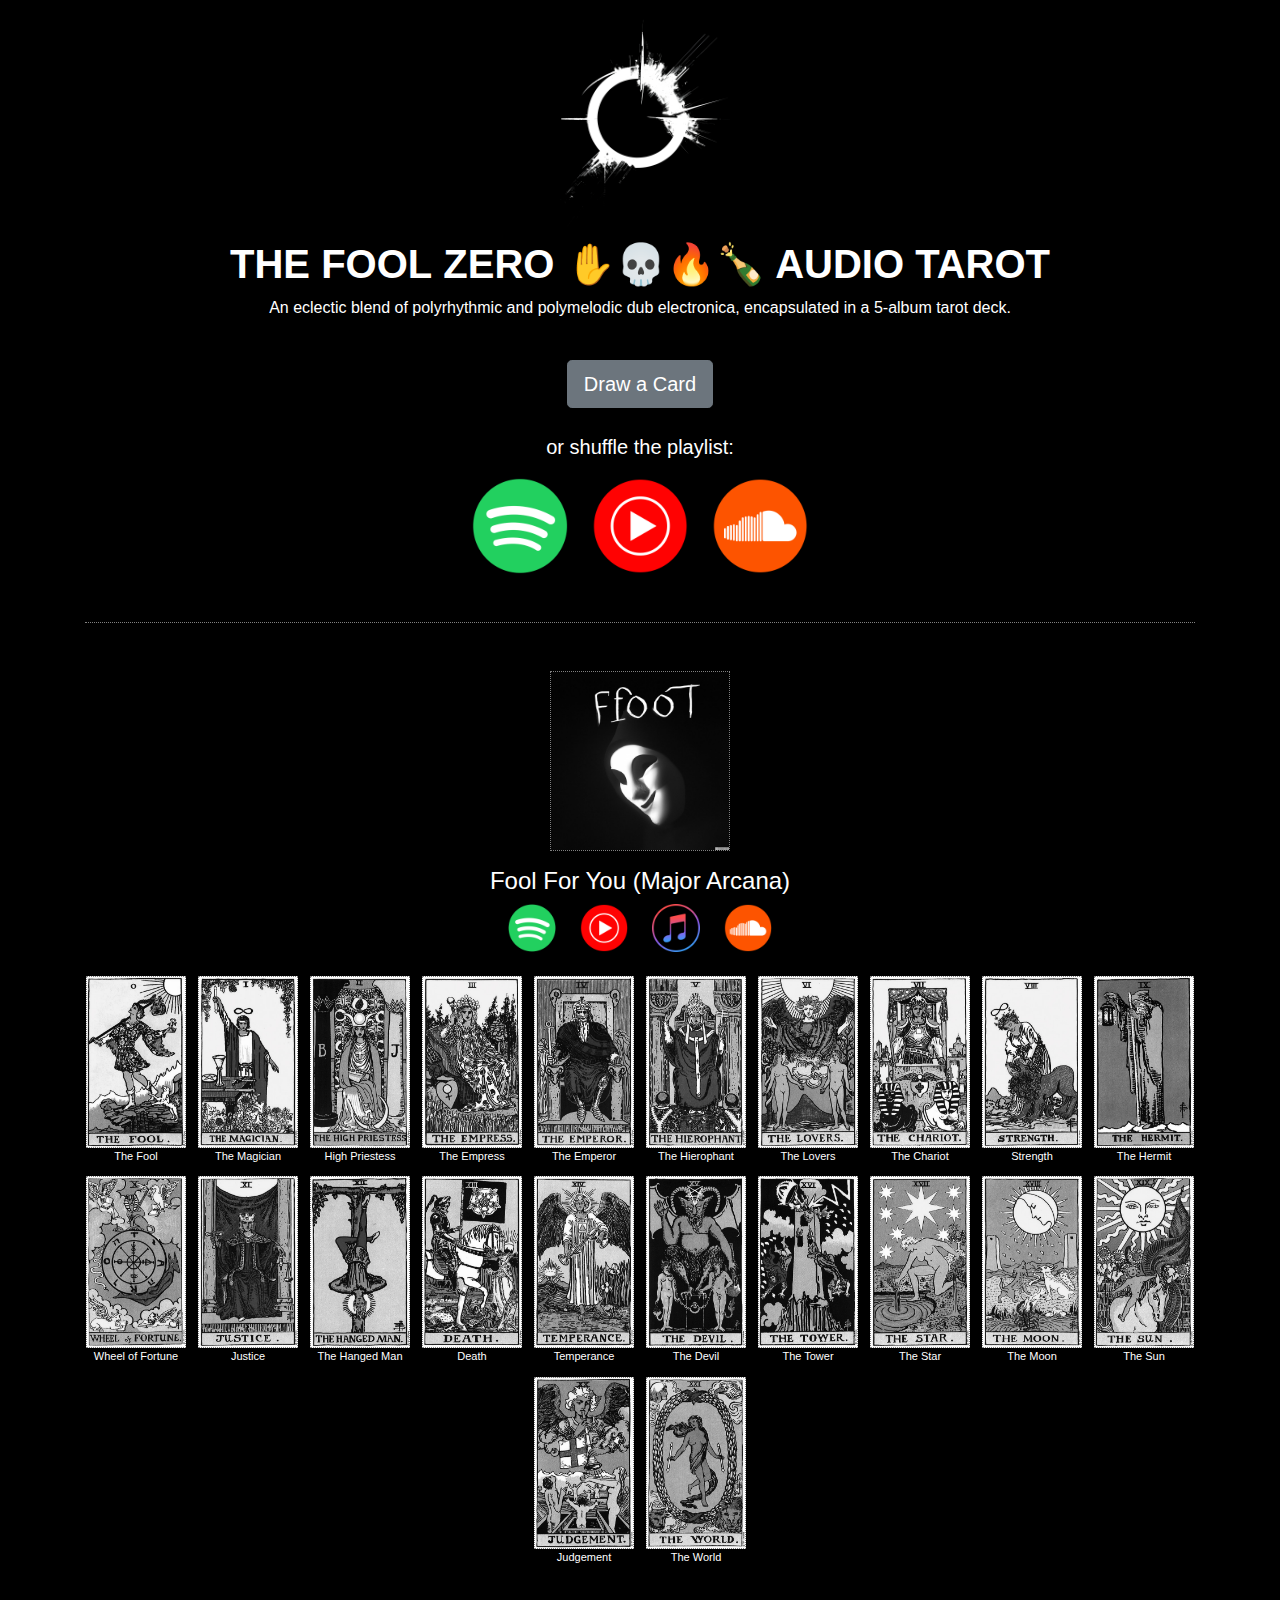
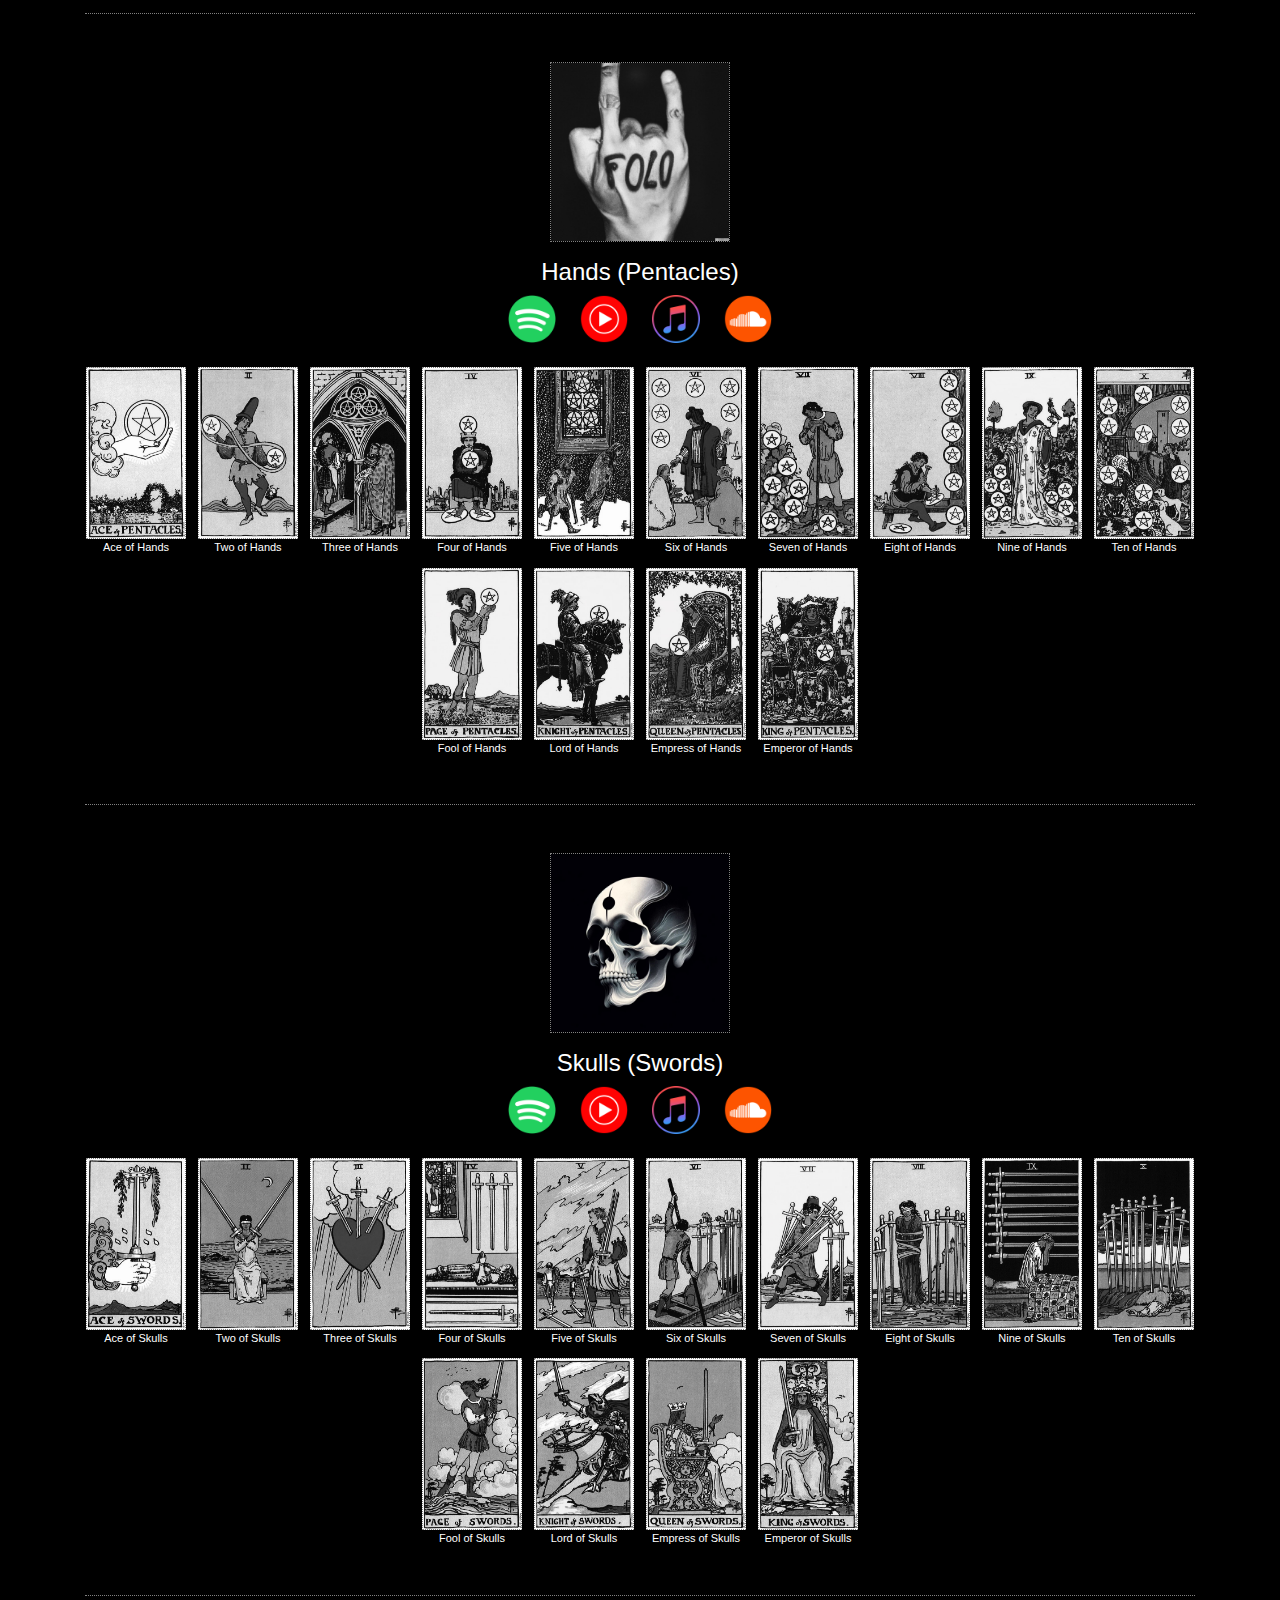
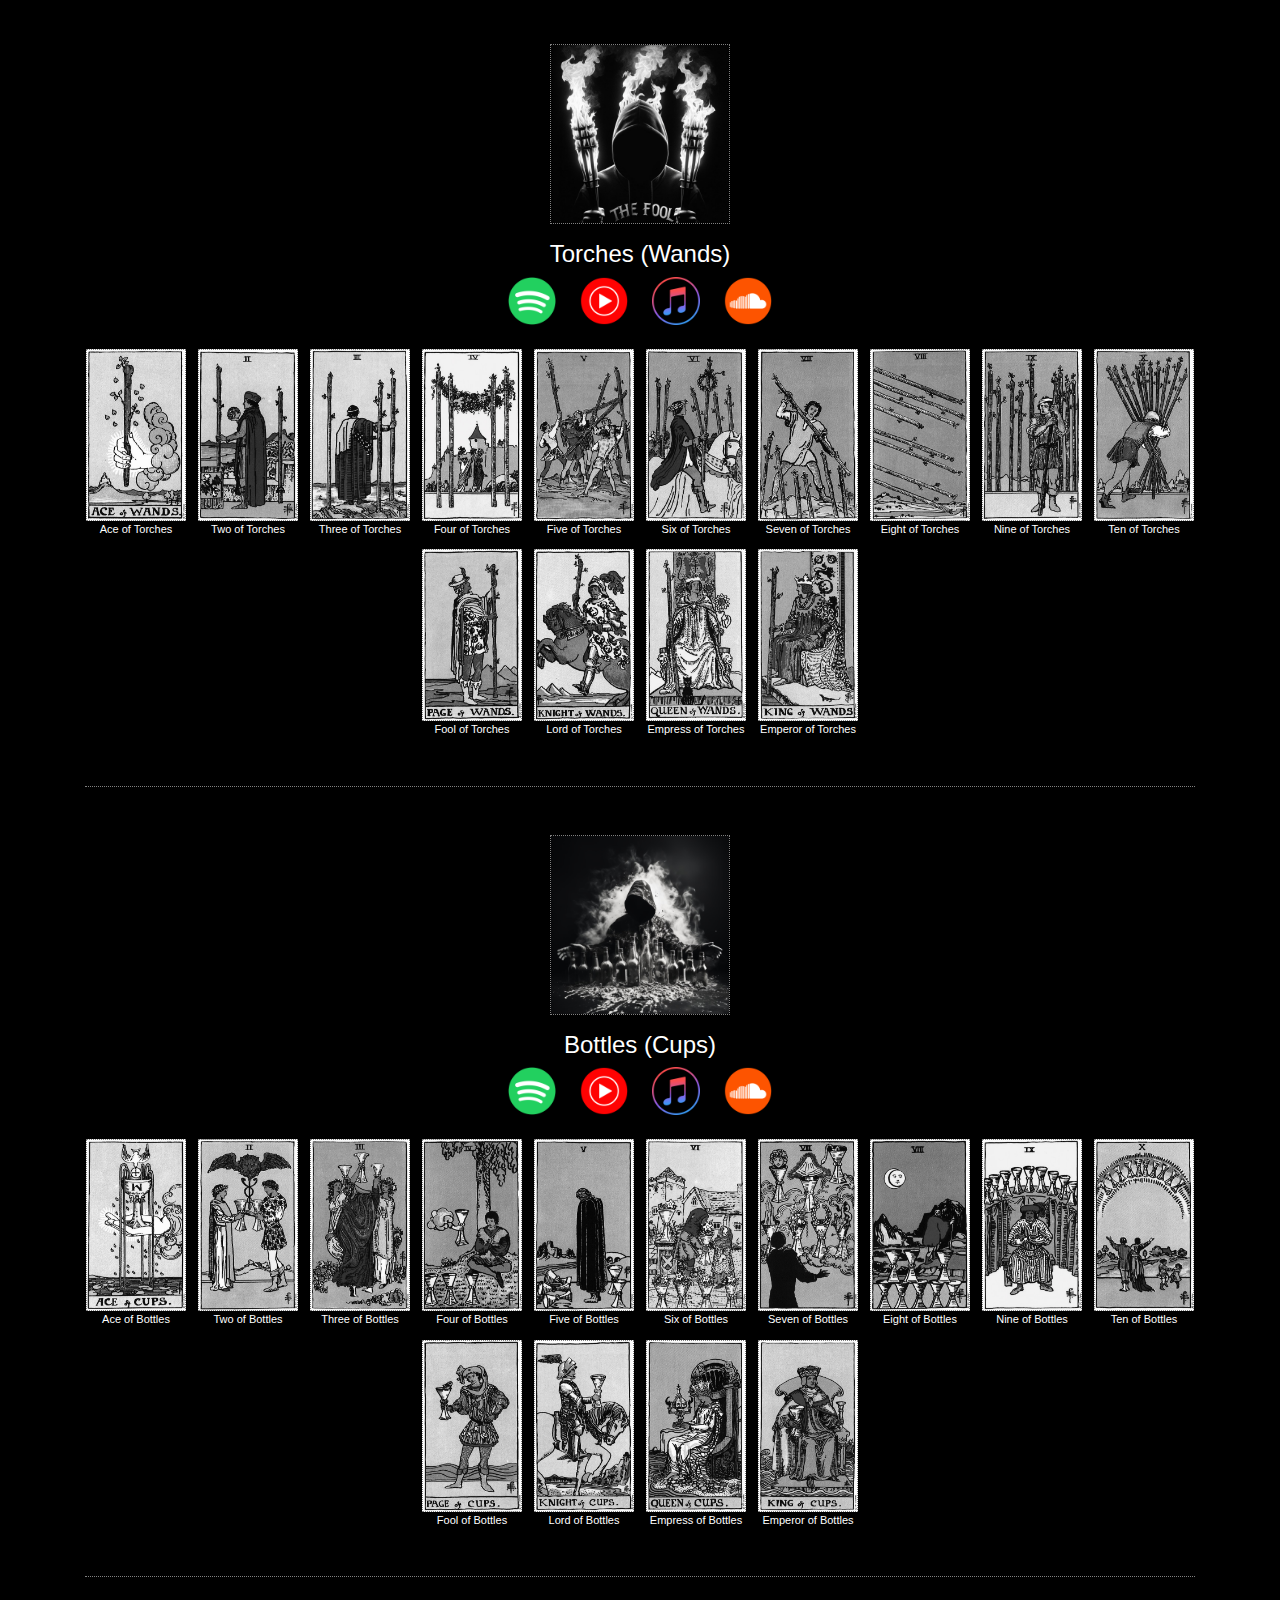
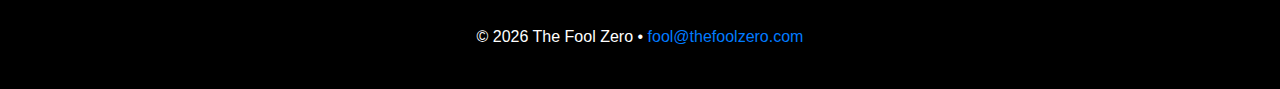
<file: index.html>
<!DOCTYPE html>
<html lang="en">
  <head>
    <script async src="https://www.googletagmanager.com/gtag/js?id=G-0ERPZVTBVS"></script>
    <script>
      window.dataLayer = window.dataLayer || [];
      function gtag(){dataLayer.push(arguments);}
      gtag('js', new Date());

      gtag('config', 'G-0ERPZVTBVS');
    </script>
    <meta charset="UTF-8" />
    <meta name="viewport" content="width=device-width, initial-scale=1.0" />
    <meta property="og:title" content="The Fool Zero ✋💀🔥🍾 Audio Tarot" />
    <meta property="og:description" content="An eclectic blend of polyrhythmic and polymelodic dub electronica, encapsulated in a 5-album tarot deck." />
    <meta property="og:image" content="https://thefoolzero.com/images/og.png" />
    <meta property="og:url" content="https://thefoolzero.com" />
    <meta property="og:type" content="website" />
    <title>The Fool Zero ✋💀🔥🍾 Audio Tarot</title>
    <link
      rel="stylesheet"
      href="https://stackpath.bootstrapcdn.com/bootstrap/4.5.2/css/bootstrap.min.css"
    />
    <link rel="stylesheet" href="main.css">
  </head>

  <body>
    <div class="container text-center">
      <img src="tfz-enso.png" alt="The Fool Zero Enso" class="top-image">
      <h1 class="font-weight-bold">THE&nbsp;FOOL&nbsp;ZERO <span class="nowrap">✋💀🔥🍾</span> AUDIO&nbsp;TAROT</h1>
      <p>
        An eclectic blend of polyrhythmic and polymelodic dub electronica, encapsulated in a <span class="nowrap">5-album tarot deck.</span>
      </p>

      <button id="randomCardBtn" class="btn btn-lg btn-secondary mt-4">Draw a Card</button>

      <div id="shufflePlaylist" class="mt-4">
        <p style="font-size: 20px;">or shuffle the playlist:</p>
        <a href="https://open.spotify.com/playlist/6yf2NmAFVyL2ipbOIIvFgt" target="_blank" style="margin-right: 20px;">
          <img src="images/badge-spot.png" alt="Spotify Playlist" style="width: 96px; height: 96px;">
        </a>
        <a href="https://youtube.com/playlist?list=PL_rGniII419Z4ClAz7-ZtlCqHxgem5nWH&si=nKooycbgbJJdaR1a" target="_blank">
          <img src="images/badge-yt.png" alt="YouTube Playlist" style="width: 96px; height: 96px;">
        </a>
        <a href="https://soundcloud.com/thefoolzero/sets/the-fool-zero-audio-tarot" target="_blank" style="margin-left: 20px;">
          <img src="images/badge-sc.png" alt="SoundCloud Playlist" style="width: 96px; height: 96px;">
        </a>
      </div>

      <div id="tarotGrid" class="tarot-grid">
        <!-- Tarot cards will be added here by JavaScript -->
      </div>

      <!-- Modal -->
      <div
        class="modal fade"
        id="tarotModal"
        tabindex="-1"
        aria-labelledby="tarotModalLabel"
        aria-hidden="true"
      >
        <div class="modal-dialog modal-lg">
          <div class="modal-content">
            <div class="modal-header">
              <h5 class="modal-title" id="tarotModalLabel">Card Title</h5>
              <button
                type="button"
                class="close"
                data-dismiss="modal"
                aria-label="Close"
              >
                <span aria-hidden="true">&times;</span>
              </button>
            </div>
            <div class="modal-body">
              <!-- Tarot card information will go here -->
            </div>
          </div>
        </div>
      </div>

      <footer>
          <p>&copy; <span id="year"></span> The Fool Zero • <a href="mailto:fool@thefoolzero.com" target="_blank">fool@thefoolzero.com</a></p>
      </footer>
    </div>

    <script src="https://code.jquery.com/jquery-3.5.1.slim.min.js"></script>
    <script src="https://cdn.jsdelivr.net/npm/popper.js@1.16.1/dist/umd/popper.min.js"></script>
    <script src="https://stackpath.bootstrapcdn.com/bootstrap/4.5.2/js/bootstrap.min.js"></script>
    <script src="main.js"></script>
  </body>
</html>
</file>
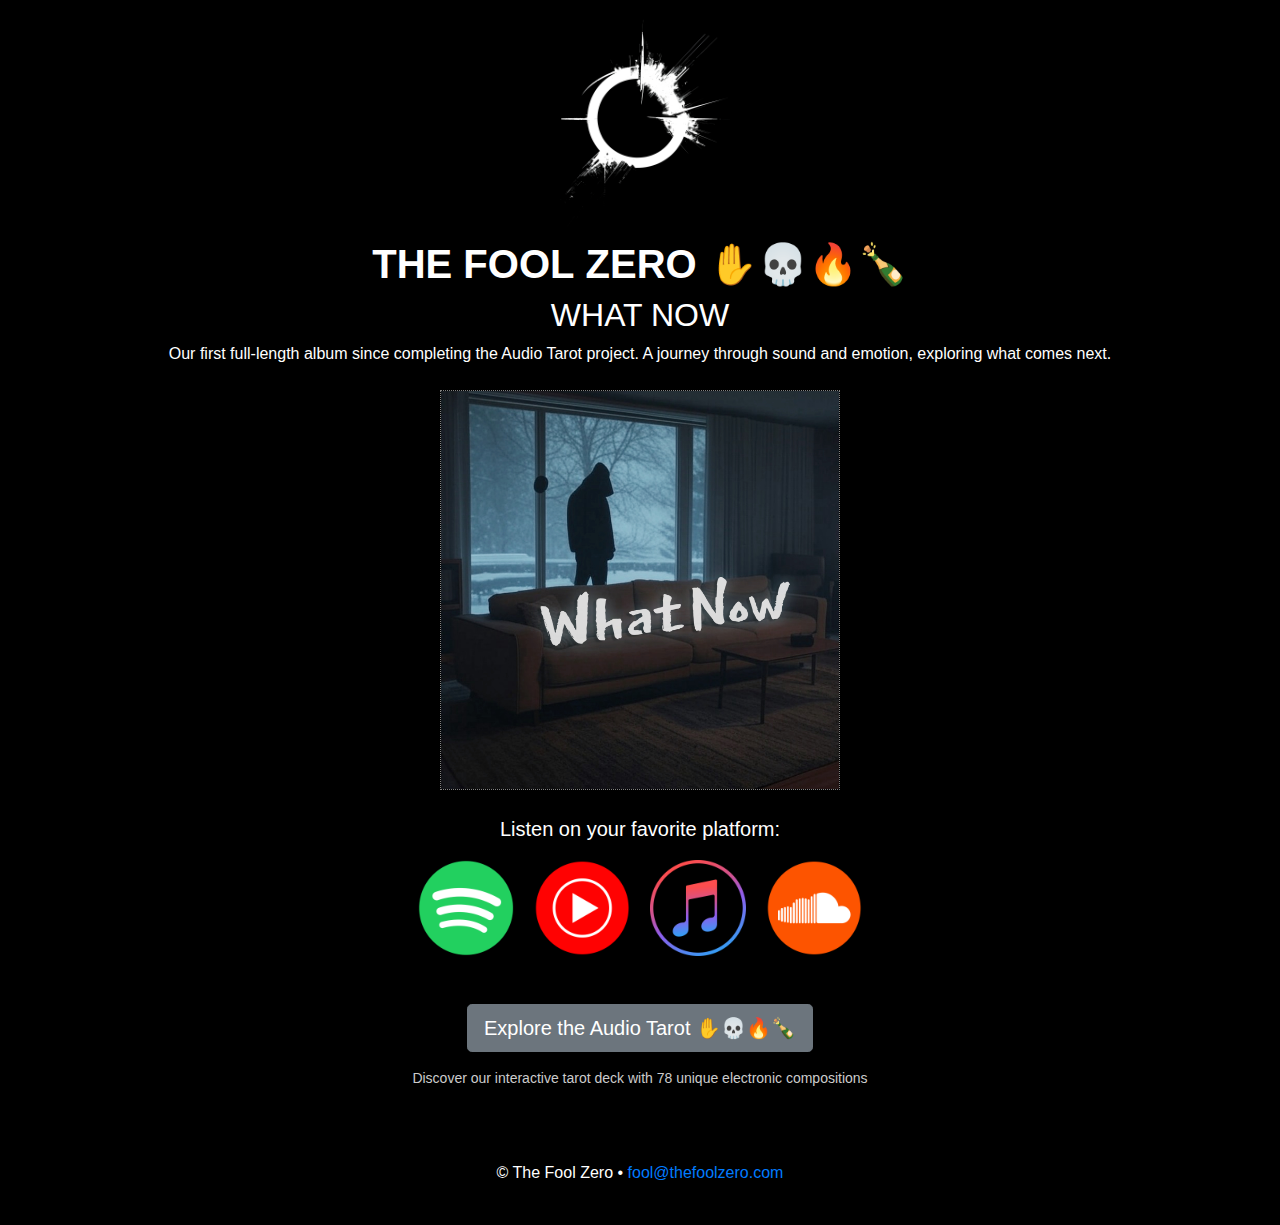
<file: what-now/index.html>
<!DOCTYPE html>
<html lang="en">
  <head>
    <script async src="https://www.googletagmanager.com/gtag/js?id=G-0ERPZVTBVS"></script>
    <script>
      window.dataLayer = window.dataLayer || [];
      function gtag(){dataLayer.push(arguments);}
      gtag('js', new Date());

      gtag('config', 'G-0ERPZVTBVS');
    </script>
    <meta charset="UTF-8" />
    <meta name="viewport" content="width=device-width, initial-scale=1.0" />
    <meta property="og:title" content="What Now - The Fool Zero ✋💀🔥🍾" />
    <meta property="og:description" content="A journey through sound and emotion, exploring what comes next." />
    <meta property="og:image" content="https://thefoolzero.com/images/og-what-now.png" />
    <meta property="og:url" content="https://thefoolzero.com/what-now" />
    <meta property="og:type" content="website" />
    <title>What Now - The Fool Zero ✋💀🔥🍾</title>
    <link
      rel="stylesheet"
      href="https://stackpath.bootstrapcdn.com/bootstrap/4.5.2/css/bootstrap.min.css"
    />
    <link rel="stylesheet" href="../main.css">
  </head>

  <body>
    <div class="container text-center">
      <img src="../tfz-enso.png" alt="The Fool Zero Enso" class="top-image">
      <h1 class="font-weight-bold">THE&nbsp;FOOL&nbsp;ZERO <span class="nowrap">✋💀🔥🍾</span></h1>
      <h2>WHAT NOW</h2>
      <p>
        Our first full-length album since completing the Audio Tarot project.
        A journey through sound and emotion, exploring what comes next.
      </p>

      <!-- Album Cover -->
      <div class="mt-4 mb-4">
        <img src="../images/what-now.jpg" alt="What Now Album Cover" class="img-fluid" style="max-width: 400px; width: 100%; height: auto; border: 1px dotted grey; cursor: zoom-in;" onclick="showFullSizeImage()">
      </div>

      <!-- Streaming Service Badges -->
      <div class="mt-4 mb-4">
        <p style="font-size: 20px;">Listen on your favorite platform:</p>
        <div class="d-flex justify-content-center flex-wrap" style="gap: 20px;">
          <a href="https://open.spotify.com/album/7HSRsE1hkD9CUqrxMRpGV5?si=-sjAT12USeGIZ2614mDgDA" target="_blank" title="Spotify">
            <img src="../images/badge-spot.png" alt="Spotify" style="width: 96px; height: 96px;">
          </a>
          <a href="https://music.youtube.com/playlist?list=OLAK5uy_k7G3HTcJ2E8YIOrQNQbpFDBjgG4KZRwNQ" target="_blank" title="YouTube Music">
            <img src="../images/badge-yt.png" alt="YouTube Music" style="width: 96px; height: 96px;">
          </a>
          <a href="https://music.apple.com/us/album/what-now/1822035115" target="_blank" title="Apple Music">
            <img src="../images/badge-apl.png" alt="Apple Music" style="width: 96px; height: 96px;">
          </a>
          <a href="https://soundcloud.com/thefoolzero/sets/what-now" target="_blank" title="SoundCloud">
            <img src="../images/badge-sc.png" alt="SoundCloud" style="width: 96px; height: 96px;">
          </a>
        </div>
      </div>

      <!-- Link back to Audio Tarot -->
      <div class="mt-5 mb-4">
        <p>
          <a href="/" class="btn btn-lg btn-secondary">Explore the Audio Tarot ✋💀🔥🍾</a>
        </p>
        <p style="font-size: 14px; color: #ccc;">
          Discover our interactive tarot deck with 78 unique electronic compositions
        </p>
      </div>

      <footer>
          <p>&copy; <span id="year"></span> The Fool Zero • <a href="mailto:fool@thefoolzero.com" target="_blank">fool@thefoolzero.com</a></p>
      </footer>
    </div>

    <!-- Full Size Image Modal -->
    <div class="modal fade" id="fullSizeImageModal" tabindex="-1" aria-labelledby="fullSizeImageModalLabel" aria-hidden="true">
      <div class="modal-dialog modal-xl">
        <div class="modal-content" style="background-color: transparent; border: none;">
          <div class="modal-header" style="border: none; padding: 10px;">
            <button type="button" class="close" data-dismiss="modal" aria-label="Close" style="color: white; font-size: 2rem; opacity: 0.8;">
              <span aria-hidden="true">&times;</span>
            </button>
          </div>
          <div class="modal-body text-center" style="padding: 0;">
            <img src="../images/what-now.jpg" alt="What Now Album Cover - Full Size" class="img-fluid" style="max-height: 80vh; cursor: zoom-out;" onclick="hideFullSizeImage()">
          </div>
        </div>
      </div>
    </div>

    <script src="https://code.jquery.com/jquery-3.5.1.slim.min.js"></script>
    <script src="https://cdn.jsdelivr.net/npm/popper.js@1.16.1/dist/umd/popper.min.js"></script>
    <script src="https://stackpath.bootstrapcdn.com/bootstrap/4.5.2/js/bootstrap.min.js"></script>
    <script src="../main.js"></script>

    <script>
      function showFullSizeImage() {
        $('#fullSizeImageModal').modal('show');
      }

      function hideFullSizeImage() {
        $('#fullSizeImageModal').modal('hide');
      }

      // Also allow clicking outside the image to close
      $('#fullSizeImageModal').on('click', function(e) {
        if (e.target === this) {
          $('#fullSizeImageModal').modal('hide');
        }
      });
    </script>
  </body>
</html>
</file>
<file: main.css>
html,
body {
  height: 100%;
  margin: 0;
  background-color: black;
  color: white;
}

footer {
  padding: 48px 0 24px 0;
}

.background-image {
  height: 100%;
  background: url('tfz-enso.png') center center no-repeat;
  background-size: contain;
  position: absolute;
  width: 100%;
  z-index: -1;
}

.nowrap {
  white-space: nowrap;
}

.btn.btn-lg.btn-secondary.mt-3 {
  text-transform: uppercase;
  letter-spacing: 2px;
}

.streaming-service-logo {
  height: 50px;
  margin: 0 10px;
}

.album-section {
  margin-top: 48px;
  padding-bottom: 48px;
  border-bottom: 1px dotted grey;
}

.album-section:first-child {
  border-top: 1px dotted grey;
  padding-top: 48px;
}

.album-cover {
  width: 180px;
  height: 180px;
  margin: 0 auto;
  display: block;
  border: 1px dotted grey;
  margin-bottom: 16px;
  cursor: pointer;
}

.album-title {
  text-align: center;
  font-size: 24px;
}

.cards-container {
  display: flex;
  flex-wrap: wrap;
  justify-content: center;
  gap: 12px;
}

.tarot-card {
  width: 100px;
  height: 172px;
  background-size: cover;
  cursor: pointer;
  border: 1px dotted grey;
}

.tarot-card-container {
  display: flex;
  flex-direction: column;
  align-items: center;
}

.card-name {
  color: white;
  font-size: 11px;
  text-align: center;
}

.modal-header button.close {
  color: white;
}

.modal-content {
  background-color: #111;
  color: white;
  text-align: left;;
}

.modal-body p:first-of-type {
  margin-top: 24px;
}

.top-image {
  width: 240px;
  height: 240px;
  object-fit: cover;
  margin: 0 auto;
  display: block;
}

.modal-body img {
  width: 100%;
  height: auto;
}
</file>
